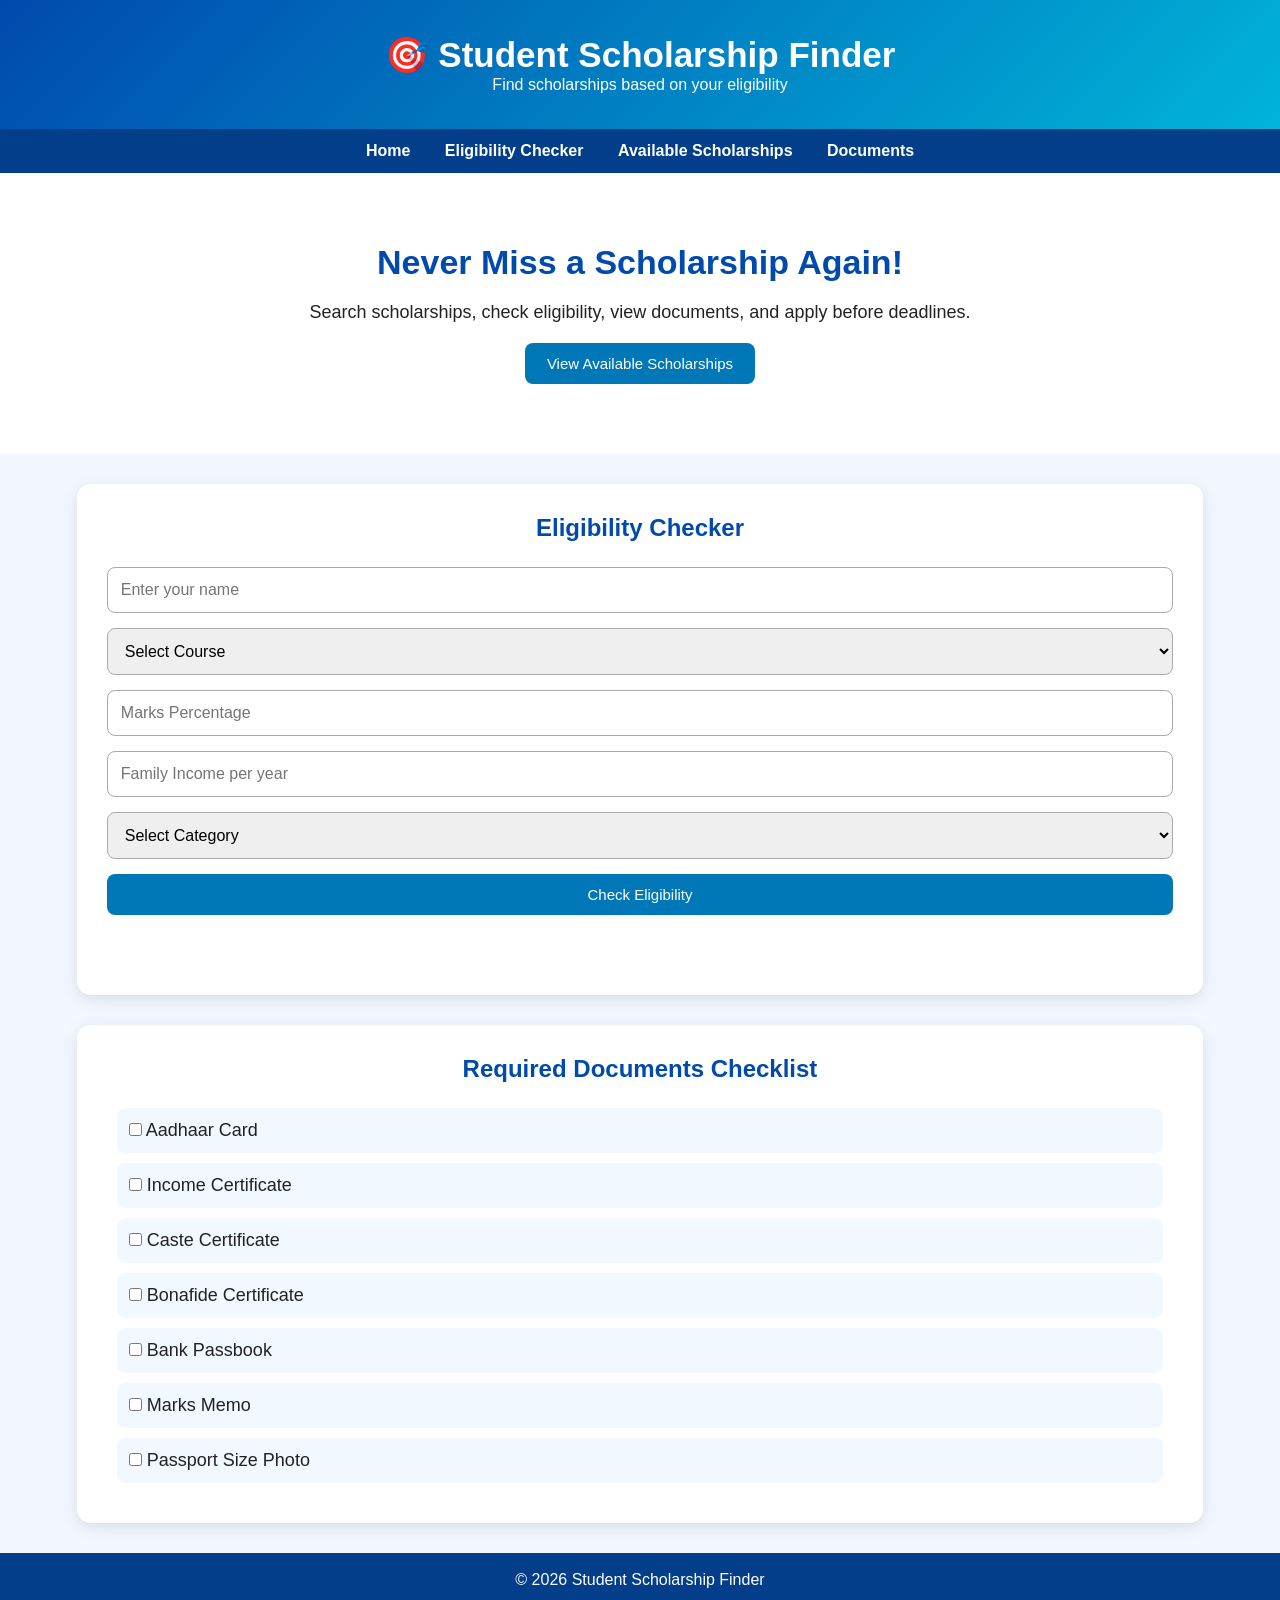
<file: index.html>
<!DOCTYPE html>
<html>
<head>
    <title>Student Scholarship Finder</title>
    <link rel="stylesheet" href="style.css">
</head>
<body>

<header class="main-header">
    <h1>🎯 Student Scholarship Finder</h1>
    <p>Find scholarships based on your eligibility</p>
</header>

<nav>
    <a href="index.html">Home</a>
    <a href="#checker">Eligibility Checker</a>
    <a href="scholarships.html">Available Scholarships</a>
    <a href="#documents">Documents</a>
</nav>

<section class="hero">
    <h2>Never Miss a Scholarship Again!</h2>
    <p>Search scholarships, check eligibility, view documents, and apply before deadlines.</p>
    <a href="scholarships.html" class="hero-btn">View Available Scholarships</a>
</section>

<section id="checker" class="box">
    <h2>Eligibility Checker</h2>

    <form id="eligibilityForm">
        <input type="text" id="name" placeholder="Enter your name" required>

        <select id="course" required>
            <option value="">Select Course</option>
            <option value="BTech">BTech</option>
            <option value="Degree">Degree</option>
            <option value="Intermediate">Intermediate</option>
            <option value="Diploma">Diploma</option>
        </select>

        <input type="number" id="marks" placeholder="Marks Percentage" required>
        <input type="number" id="income" placeholder="Family Income per year" required>

        <select id="category" required>
            <option value="">Select Category</option>
            <option value="General">General</option>
            <option value="OBC">OBC</option>
            <option value="SC">SC</option>
            <option value="ST">ST</option>
        </select>

        <button type="submit">Check Eligibility</button>
    </form>

    <div id="result"></div>
</section>

<section id="documents" class="box">
    <h2>Required Documents Checklist</h2>

    <ul class="checklist">
        <li><input type="checkbox"> Aadhaar Card</li>
        <li><input type="checkbox"> Income Certificate</li>
        <li><input type="checkbox"> Caste Certificate</li>
        <li><input type="checkbox"> Bonafide Certificate</li>
        <li><input type="checkbox"> Bank Passbook</li>
        <li><input type="checkbox"> Marks Memo</li>
        <li><input type="checkbox"> Passport Size Photo</li>
    </ul>
</section>

<footer>
    <p>© 2026 Student Scholarship Finder</p>
</footer>

<script src="script.js"></script>
</body>
</html>
</file>
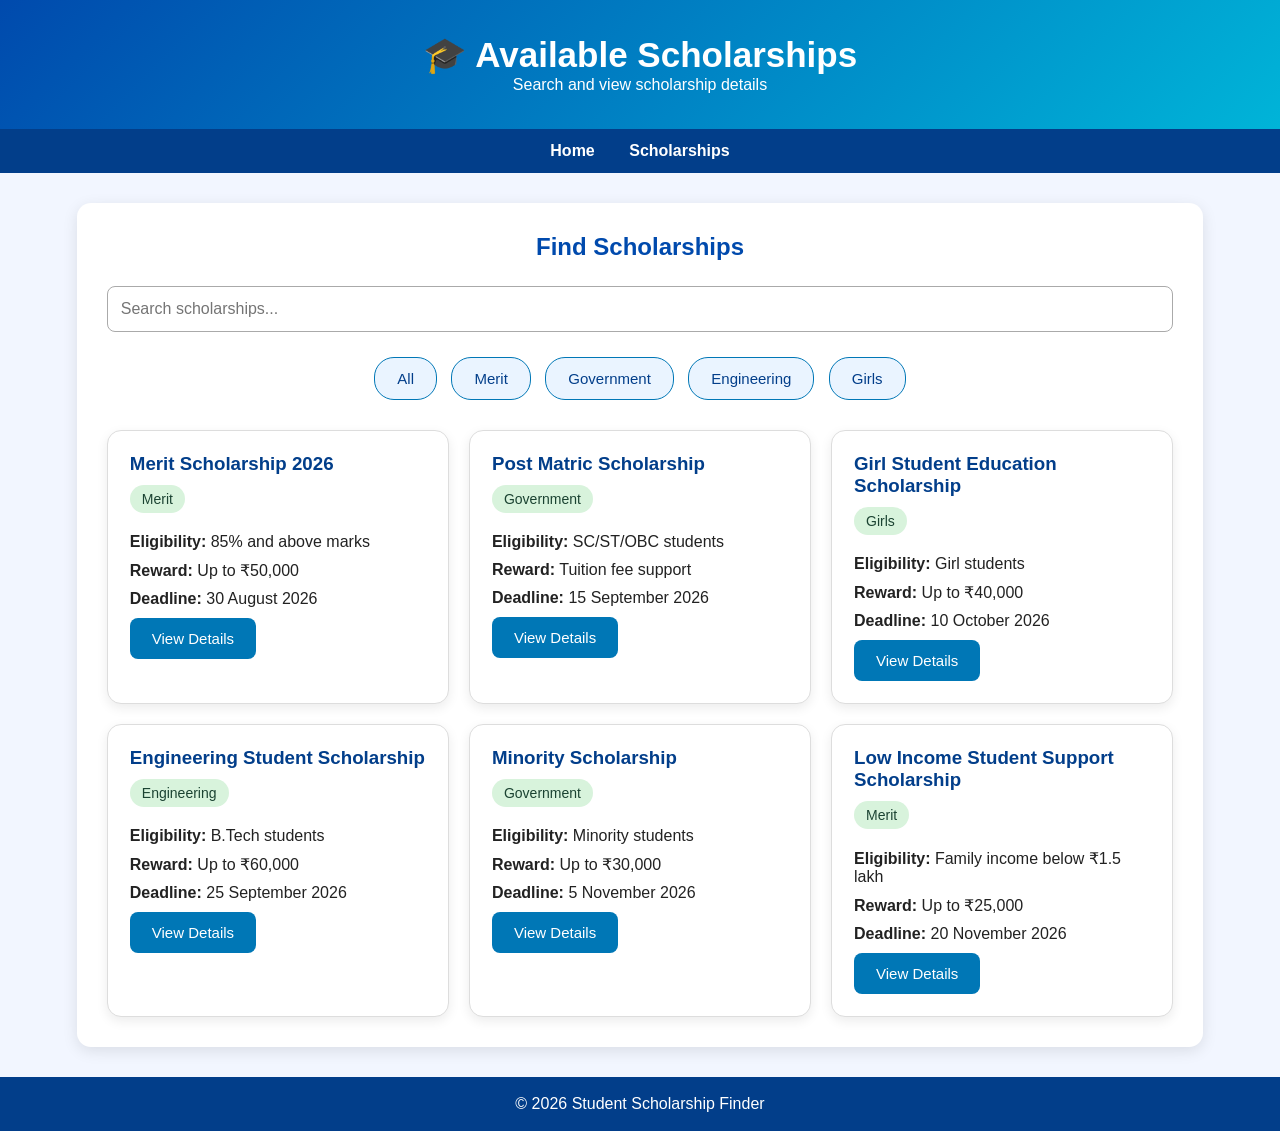
<file: scholarships.html>
<!DOCTYPE html>
<html>
<head>
    <title>Available Scholarships</title>
    <link rel="stylesheet" href="style.css">
</head>
<body>

<header class="main-header">
    <h1>🎓 Available Scholarships</h1>
    <p>Search and view scholarship details</p>
</header>

<nav>
    <a href="index.html">Home</a>
    <a href="scholarships.html">Scholarships</a>
</nav>

<section class="box">
    <h2>Find Scholarships</h2>

    <div class="search-area">
        <input type="text" id="searchBox" placeholder="Search scholarships..." onkeyup="searchScholarship()">
    </div>

    <div class="filter-buttons">
        <button onclick="filterScholarships('all')">All</button>
        <button onclick="filterScholarships('Merit')">Merit</button>
        <button onclick="filterScholarships('Government')">Government</button>
        <button onclick="filterScholarships('Engineering')">Engineering</button>
        <button onclick="filterScholarships('Girls')">Girls</button>
    </div>

    <div class="scholarship-container">

        <div class="scholar-card" data-category="Merit">
            <h3>Merit Scholarship 2026</h3>
            <span class="tag">Merit</span>
            <p><b>Eligibility:</b> 85% and above marks</p>
            <p><b>Reward:</b> Up to ₹50,000</p>
            <p><b>Deadline:</b> 30 August 2026</p>
            <button onclick="showDetails('Merit Scholarship 2026')">View Details</button>
        </div>

        <div class="scholar-card" data-category="Government">
            <h3>Post Matric Scholarship</h3>
            <span class="tag">Government</span>
            <p><b>Eligibility:</b> SC/ST/OBC students</p>
            <p><b>Reward:</b> Tuition fee support</p>
            <p><b>Deadline:</b> 15 September 2026</p>
            <button onclick="showDetails('Post Matric Scholarship')">View Details</button>
        </div>

        <div class="scholar-card" data-category="Girls">
            <h3>Girl Student Education Scholarship</h3>
            <span class="tag">Girls</span>
            <p><b>Eligibility:</b> Girl students</p>
            <p><b>Reward:</b> Up to ₹40,000</p>
            <p><b>Deadline:</b> 10 October 2026</p>
            <button onclick="showDetails('Girl Student Education Scholarship')">View Details</button>
        </div>

        <div class="scholar-card" data-category="Engineering">
            <h3>Engineering Student Scholarship</h3>
            <span class="tag">Engineering</span>
            <p><b>Eligibility:</b> B.Tech students</p>
            <p><b>Reward:</b> Up to ₹60,000</p>
            <p><b>Deadline:</b> 25 September 2026</p>
            <button onclick="showDetails('Engineering Student Scholarship')">View Details</button>
        </div>

        <div class="scholar-card" data-category="Government">
            <h3>Minority Scholarship</h3>
            <span class="tag">Government</span>
            <p><b>Eligibility:</b> Minority students</p>
            <p><b>Reward:</b> Up to ₹30,000</p>
            <p><b>Deadline:</b> 5 November 2026</p>
            <button onclick="showDetails('Minority Scholarship')">View Details</button>
        </div>

        <div class="scholar-card" data-category="Merit">
            <h3>Low Income Student Support Scholarship</h3>
            <span class="tag">Merit</span>
            <p><b>Eligibility:</b> Family income below ₹1.5 lakh</p>
            <p><b>Reward:</b> Up to ₹25,000</p>
            <p><b>Deadline:</b> 20 November 2026</p>
            <button onclick="showDetails('Low Income Student Support Scholarship')">View Details</button>
        </div>

    </div>
</section>

<div id="applyModal" class="modal">
    <div class="modal-content">
        <span onclick="closeApplyModal()" class="close">&times;</span>

        <h2>Scholarship Application Form</h2>

        <form id="applicationForm">
            <input type="hidden" id="applyScholarshipName">

            <input type="text" id="studentName" placeholder="Student Name" required>
            <input type="email" id="studentEmail" placeholder="Email Address" required>
            <input type="text" id="studentPhone" placeholder="Phone Number" required>
            <input type="text" id="studentCourse" placeholder="Course" required>
            <input type="number" id="studentMarks" placeholder="Marks Percentage" required>
            <input type="number" id="studentIncome" placeholder="Family Income" required>

            <select id="studentCategory" required>
                <option value="">Select Category</option>
                <option>General</option>
                <option>OBC</option>
                <option>SC</option>
                <option>ST</option>
            </select>

            <textarea id="studentAddress" placeholder="Address" required></textarea>

            <button type="submit">Submit Application</button>
        </form>

        <div id="applyResult"></div>
    </div>
</div>

<footer>
    <p>© 2026 Student Scholarship Finder</p>
</footer>

<script src="script.js"></script>
</body>
</html>
</file>
<file: style.css>
* {
    margin: 0;
    padding: 0;
    box-sizing: border-box;
}

body {
    font-family: Arial, sans-serif;
    background: #f2f6ff;
    color: #222;
}

.main-header {
    background: linear-gradient(135deg, #004aad, #00b4d8);
    color: white;
    text-align: center;
    padding: 35px 20px;
}

.main-header h1 {
    font-size: 35px;
}

nav {
    background: #023e8a;
    text-align: center;
    padding: 13px;
}

nav a {
    color: white;
    text-decoration: none;
    margin: 15px;
    font-weight: bold;
}

nav a:hover {
    color: #ffd60a;
}

.hero {
    background: white;
    text-align: center;
    padding: 70px 20px;
}

.hero h2 {
    color: #004aad;
    font-size: 34px;
}

.hero p {
    font-size: 18px;
    margin: 20px auto;
    max-width: 700px;
}

.hero-btn,
button {
    background: #0077b6;
    color: white;
    border: none;
    padding: 12px 22px;
    border-radius: 8px;
    cursor: pointer;
    text-decoration: none;
    display: inline-block;
    font-size: 15px;
}

.hero-btn:hover,
button:hover {
    background: #023e8a;
}

.box {
    background: white;
    width: 88%;
    margin: 30px auto;
    padding: 30px;
    border-radius: 14px;
    box-shadow: 0 4px 15px rgba(0,0,0,0.1);
}

.box h2 {
    text-align: center;
    color: #004aad;
    margin-bottom: 25px;
}

form {
    display: grid;
    gap: 15px;
}

input,
select {
    padding: 13px;
    border: 1px solid #aaa;
    border-radius: 8px;
    font-size: 16px;
}

#result {
    margin-top: 20px;
    padding: 15px;
    border-radius: 10px;
}

.success {
    background: #d8f3dc;
    color: #1b4332;
}

.warning {
    background: #fff3cd;
    color: #856404;
}

.checklist {
    list-style: none;
    font-size: 18px;
}

.checklist li {
    background: #f1f8ff;
    margin: 10px;
    padding: 12px;
    border-radius: 8px;
}

.search-area {
    margin-bottom: 20px;
}

.search-area input {
    width: 100%;
}

.filter-buttons {
    text-align: center;
    margin-bottom: 25px;
}

.filter-buttons button {
    margin: 5px;
    border-radius: 20px;
    background: #eaf4ff;
    color: #023e8a;
    border: 1px solid #0077b6;
}

.filter-buttons button:hover {
    background: #0077b6;
    color: white;
}

.scholarship-container {
    display: grid;
    grid-template-columns: repeat(auto-fit, minmax(280px, 1fr));
    gap: 20px;
}

.scholar-card {
    background: #ffffff;
    padding: 22px;
    border-radius: 14px;
    border: 1px solid #ddd;
    box-shadow: 0 4px 12px rgba(0,0,0,0.08);
    transition: 0.3s;
}

.scholar-card:hover {
    transform: translateY(-6px);
}

.scholar-card h3 {
    color: #023e8a;
    margin-bottom: 10px;
}

.scholar-card p {
    margin: 10px 0;
}

.tag {
    display: inline-block;
    background: #d8f3dc;
    color: #1b4332;
    padding: 6px 12px;
    border-radius: 20px;
    font-size: 14px;
    margin-bottom: 10px;
}

.modal {
    display: none;
    position: fixed;
    z-index: 1000;
    padding-top: 70px;
    left: 0;
    top: 0;
    width: 100%;
    height: 100%;
    overflow: auto;
    background: rgba(0,0,0,0.6);
}

.modal-content {
    background: white;
    margin: auto;
    padding: 30px;
    width: 80%;
    max-width: 700px;
    border-radius: 14px;
    position: relative;
}

.close {
    position: absolute;
    right: 20px;
    top: 12px;
    font-size: 30px;
    cursor: pointer;
    color: red;
}

.modal-content h2 {
    color: #004aad;
    margin-bottom: 15px;
}

.modal-content ul {
    margin-left: 25px;
    margin-bottom: 15px;
}

.apply-btn {
    background: #2d6a4f;
    margin-top: 10px;
}

.apply-btn:hover {
    background: #1b4332;
}

footer {
    background: #023e8a;
    color: white;
    text-align: center;
    padding: 18px;
    margin-top: 30px;
}

@media(max-width: 600px) {
    .main-header h1 {
        font-size: 25px;
    }

    nav a {
        display: block;
        margin: 10px;
    }

    .box {
        width: 95%;
    }

    .modal-content {
        width: 92%;
    }
}
textarea {
    padding: 13px;
    border: 1px solid #aaa;
    border-radius: 8px;
    font-size: 16px;
    resize: none;
    height: 90px;
}
</file>
